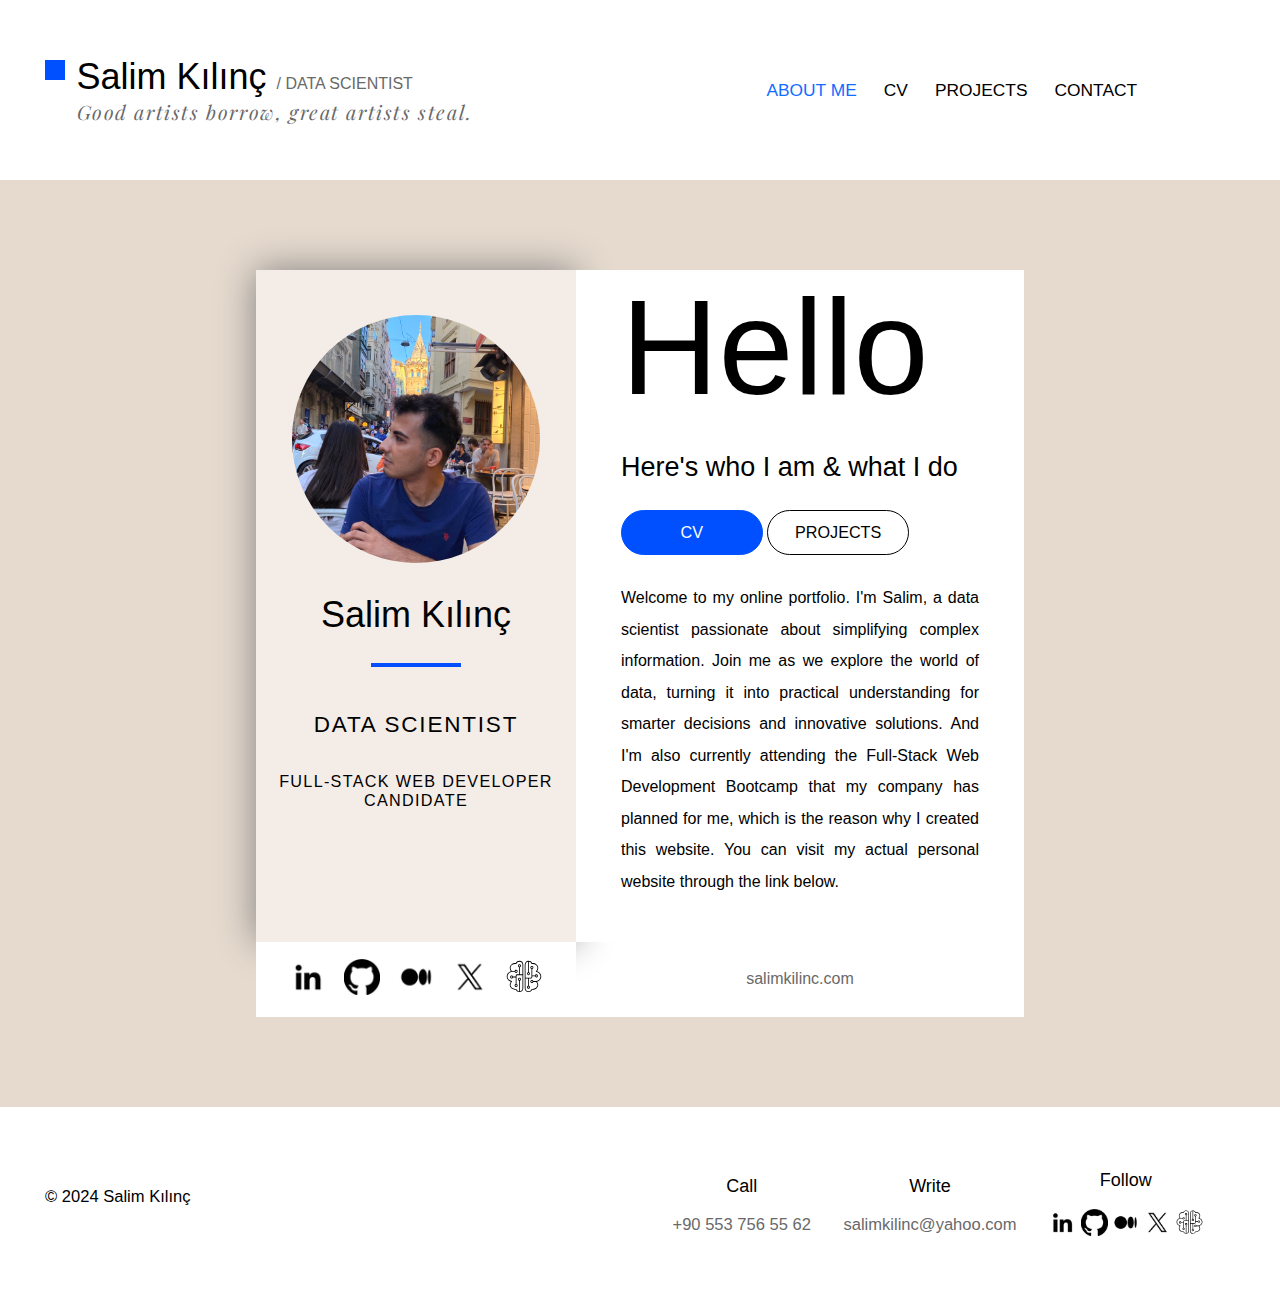
<file: index.html>
<!DOCTYPE html>
<html lang="en">
<head>
    <meta charset="UTF-8">
    <meta name="viewport" content="width=device-width, initial-scale=1.0">
    <title>Document</title>
    <link rel="stylesheet" href="./style.css">
    <link href="https://fonts.cdnfonts.com/css/avenir-lt-pro" rel="stylesheet">
    <link href="https://db.onlinewebfonts.com/c/028b4cfdfab5d1049178e9b1eb42f49e?family=Poppins+SemiBold" rel="stylesheet">
    <link rel="preconnect" href="https://fonts.googleapis.com">
    <link rel="preconnect" href="https://fonts.gstatic.com" crossorigin>
    <link href="https://fonts.googleapis.com/css2?family=Playfair+Display:ital,wght@0,400..900;1,400..900&display=swap" rel="stylesheet">
    <style>
        main {
            padding: 10vh;
            padding-left: 20vw;
            padding-right: 20vw;
            display: grid;
        }

        .outer-box{
            background-color: white;
            display: grid;
            grid-template-rows: 9fr 1fr;
            grid-template-columns: 1fr 1.4fr;
        }

        .inner-box-left {
            background-color: #f4ece6;
            display: flex;
            flex-flow: column wrap;
            align-items: center;
            box-shadow: 0 0 36px 0px grey;
        }

        .inner-box-left > * {
            margin: 0;
        }

        .inner-box-right {
            background-color: white;
            padding-left: 5vh;
            padding-right: 5vh;
            padding-bottom: 5vh;
            display: flex;
            flex-flow: column wrap;
            gap: 3vh;
        }

        .inner-box-right > * {
            margin: 0;
        }

        .inner-box-bottom {
            background-color: white;
            display: flex;
            justify-content: center;
            align-items: center;
            gap: 2vh;
        }

        .inner-box-bottom .follow-icon {
            height: 4vh;
        }

        .inner-box-bottom .follow-icon:hover {
            height: 4.5vh;
        }

        .inner-box-bottom-right {
            display: flex;
            justify-content: center;
            align-items: center;
        }

        @media (max-width:800px) {
            main {
                padding: 0;
            }

            .outer-box {
                grid-template-columns: 1fr;
                grid-template-rows: auto auto auto auto;
            }

            .inner-box-right {
                align-items: center;
            }

            .inner-box-bottom {
                display: none;
            }

            .inner-box-bottom-right {
                margin-bottom: 3vh;
            }
        }
    </style>
</head>
<body>
    <header>
        <div class="header-container">
            <div class="header-item" id="h-first">
                <div class="blue-box"></div>
            </div>
            <div class="header-item" id="h-second">
                <a class="external-link" href="https://www.salimkilinc.com" target="_blank"><p><span class="name">Salim Kılınç </span>/ DATA SCIENTIST</p></a>
            </div>
            <div class="header-item" id="h-third">
                <p>Good artists borrow, great artists steal.</p>
            </div>
            <div class="header-item" id="h-fourth">
                <div class="menu">
                    <a id="current-page" href="./index.html">ABOUT ME</a>
                    <a href="./public/cv.html">CV</a>
                    <a href="./public/projects.html">PROJECTS</a>
                    <a href="./public/contact.html">CONTACT</a>
                </div>
            </div>
        </div>
    </header>
    <main>
        <div class="outer-box">
            <div class="inner-box-left">
                <a href="https://www.salimkilinc.com" target="_blank"><img style="height: 27.55vh; border-radius: 50%; margin-top: 5vh;" id="profile-pic" src="./assets/images/salim.jpeg" alt="A photo of Salim Kılınç in İstanbul" /></a>
                <p class="name" style="margin-top: 3vh;">Salim Kılınç</p>
                <div class="blue-box" style="height: 0.4vh; width: 10vh; margin-top: 3vh;"></div>
                <p style="font-size: 2.5vh; letter-spacing: 0.08em; margin-top: 5vh;">DATA SCIENTIST</p><br />
                <div style="text-align: center;"><p style="font-size: 1.8vh; letter-spacing: 0.08em; ">FULL-STACK WEB DEVELOPER CANDIDATE</p></div>
            </div>
            <div class="inner-box-right">
                <p style="font-family: 'Poppins SemiBold', sans-serif; font-size: 15vh;">Hello</p>
                <p style="font-size: 3vh; font-weight: bolder;">Here's who I am & what I do</p>
                <div class="button-div">
                    <a href="./public/cv.html"><button class="blue-button">CV</button></a>
                    <a href="./public/projects.html"><button class="white-button">PROJECTS</button></a>
                </div>
                <p style="text-align: justify; line-height: 3.5vh;">Welcome to my online portfolio. I'm Salim, a data scientist passionate about simplifying complex information.
                    Join me as we explore the world of data, turning it into practical understanding for smarter decisions and innovative solutions.
                    And I'm also currently attending the Full-Stack Web Development Bootcamp that my company has planned for me, which is the reason why I created this website.
                    You can visit my actual personal website through the link below. 
                </p>
            </div>
            <div class="inner-box-bottom">
                <a class="external-link" href="https://www.linkedin.com/in/salimkilinc/" target="_blank"><img class="follow-icon" src="./assets/icons/linkedin-icon.png" alt="LinkedIn Icon"></a>
                <a class="external-link" href="https://github.com/salimkilinc" target="_blank"><img class="follow-icon" src="./assets/icons/github-icon.png" alt="GitHub Icon"></a>
                <a class="external-link" href="https://medium.com/@salimkilinc" target="_blank"><img class="follow-icon" src="./assets/icons/medium-icon-png.webp" alt="Medium Icon"></a>
                <a class="external-link" href="https://twitter.com/salimkilinc" target="_blank"><img class="follow-icon" src="./assets/icons/x-icon.png" alt="X Icon"></a>
                <a class="external-link" href="https://www.salimkilinc.com" target="_blank"><img class="follow-icon" src="./assets/icons/salimkilinc-icon.svg" alt="salimkilinc.com Icon"></a>
            </div>
            <div class="inner-box-bottom-right">
                <a class="external-link" href="https://www.salimkilinc.com" target="_blank">salimkilinc.com</a>
            </div>
        </div>
    </main>
    <footer>
        <div class="footer-container">
            <div class="footer-item" id="f-first">
                <p class="copyright">© 2024 Salim Kılınç</p>
            </div>
            <div class="footer-item" id="f-second">
                <div class="call-div">
                    <p class="cwf">Call</p>
                    <a class="external-link" href="tel:+90-553-7565562">+90 553 756 55 62</a>
                </div>
                <div class="write-div">
                    <p class="cwf">Write</p>
                    <a class="external-link" href="mailto:salimkilinc@yahoo.com">salimkilinc@yahoo.com</a>
                </div>
                <div class="follow-div">
                    <p class="cwf">Follow</p>
                    <a class="external-link" href="https://www.linkedin.com/in/salimkilinc/" target="_blank"><img class="follow-icon" src="./assets/icons/linkedin-icon.png" alt="LinkedIn Icon"></a>
                    <a class="external-link" href="https://github.com/salimkilinc" target="_blank"><img class="follow-icon" src="./assets/icons/github-icon.png" alt="GitHub Icon"></a>
                    <a class="external-link" href="https://medium.com/@salimkilinc" target="_blank"><img class="follow-icon" src="./assets/icons/medium-icon-png.webp" alt="Medium Icon"></a>
                    <a class="external-link" href="https://twitter.com/salimkilinc" target="_blank"><img class="follow-icon" src="./assets/icons/x-icon.png" alt="X Icon"></a>
                    <a class="external-link" href="https://www.salimkilinc.com" target="_blank"><img class="follow-icon" src="./assets/icons/salimkilinc-icon.svg" alt="salimkilinc.com Icon"></a>
                </div>
            </div>
        </div>
    </footer>
</body>
</html>
</file>
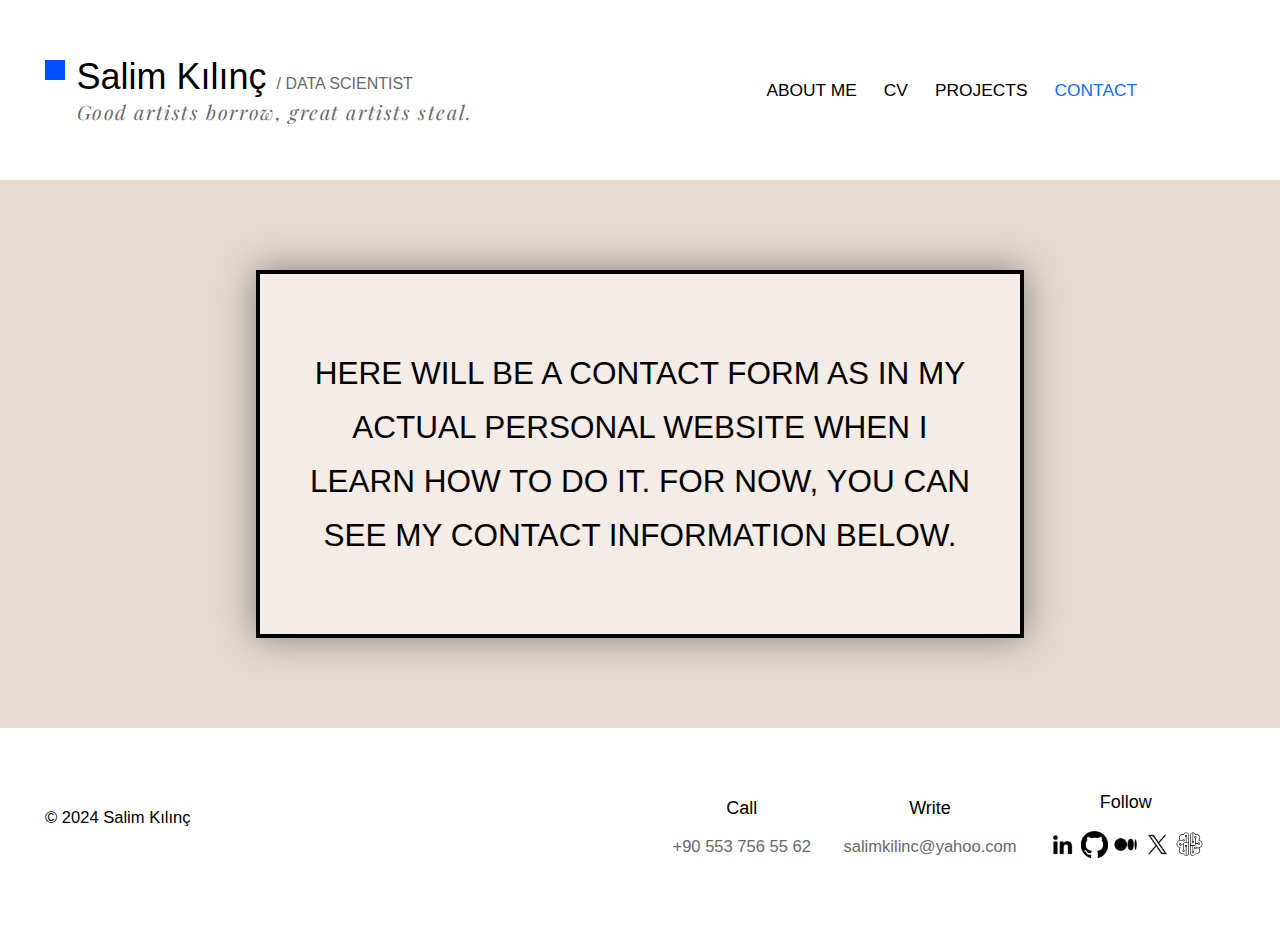
<file: public/contact.html>
<!DOCTYPE html>
<html lang="en">
<head>
    <meta charset="UTF-8">
    <meta name="viewport" content="width=device-width, initial-scale=1.0">
    <title>Document</title>
    <link rel="stylesheet" href="../style.css">
    <link href="https://fonts.cdnfonts.com/css/avenir-lt-pro" rel="stylesheet">
    <link href="https://db.onlinewebfonts.com/c/028b4cfdfab5d1049178e9b1eb42f49e?family=Poppins+SemiBold" rel="stylesheet">
    <link rel="preconnect" href="https://fonts.googleapis.com">
    <link rel="preconnect" href="https://fonts.gstatic.com" crossorigin>
    <link href="https://fonts.googleapis.com/css2?family=Playfair+Display:ital,wght@0,400..900;1,400..900&display=swap" rel="stylesheet">
    <style>
        main {
            padding: 10vh;
            padding-left: 20vw;
            padding-right: 20vw;
            display: grid;
        }

        .outer-box{
            background-color: #f4ece6;
            padding-left: 5vh;
            padding-right: 5vh;
            height: 40vh;
            text-align: center;
            font-size: 3.5vh;
            line-height: 6vh;
            display: flex;
            align-items: center;
            box-shadow: 0 0 36px 0px grey;
            border: 0.5vh black solid;
        }

        @media (max-width:800px) {
            main {
                padding-left: 5vh;
                padding-right: 5vh;
            }

            .outer-box {
                height: fit-content;
                font-size: 3vh;
                padding-left: 1vh;
                padding-right: 1vh;
            }
        }
    </style>
</head>
<body>
    <header>
        <div class="header-container">
            <div class="header-item" id="h-first">
                <div class="blue-box"></div>
            </div>
            <div class="header-item" id="h-second">
                <a class="external-link" href="https://www.salimkilinc.com" target="_blank"><p><span class="name">Salim Kılınç </span>/ DATA SCIENTIST</p></a>
            </div>
            <div class="header-item" id="h-third">
                <p>Good artists borrow, great artists steal.</p>
            </div>
            <div class="header-item" id="h-fourth">
                <div class="menu">
                    <a href="../index.html">ABOUT ME</a>
                    <a href="./cv.html">CV</a>
                    <a href="./projects.html">PROJECTS</a>
                    <a id="current-page" href="./contact.html">CONTACT</a>
                </div>
            </div>
        </div>
    </header>
    <main>
        <div class="outer-box">
            <p>HERE WILL BE A CONTACT FORM AS IN MY ACTUAL PERSONAL WEBSITE WHEN I LEARN HOW TO DO IT. FOR NOW, YOU CAN SEE MY CONTACT INFORMATION BELOW.</p>
        </div>
    </main>
    <footer>
        <div class="footer-container">
            <div class="footer-item" id="f-first">
                <p class="copyright">© 2024 Salim Kılınç</p>
            </div>
            <div class="footer-item" id="f-second">
                <div class="call-div">
                    <p class="cwf">Call</p>
                    <a class="external-link" href="tel:+90-553-7565562">+90 553 756 55 62</a>
                </div>
                <div class="write-div">
                    <p class="cwf">Write</p>
                    <a class="external-link" href="mailto:salimkilinc@yahoo.com">salimkilinc@yahoo.com</a>
                </div>
                <div class="follow-div">
                    <p class="cwf">Follow</p>
                    <a class="external-link" href="https://www.linkedin.com/in/salimkilinc/" target="_blank"><img class="follow-icon" src="../assets/icons/linkedin-icon.png" alt="LinkedIn Icon"></a>
                    <a class="external-link" href="https://github.com/salimkilinc" target="_blank"><img class="follow-icon" src="../assets/icons/github-icon.png" alt="GitHub Icon"></a>
                    <a class="external-link" href="https://medium.com/@salimkilinc" target="_blank"><img class="follow-icon" src="../assets/icons/medium-icon-png.webp" alt="Medium Icon"></a>
                    <a class="external-link" href="https://twitter.com/salimkilinc" target="_blank"><img class="follow-icon" src="../assets/icons/x-icon.png" alt="X Icon"></a>
                    <a class="external-link" href="https://www.salimkilinc.com" target="_blank"><img class="follow-icon" src="../assets/icons/salimkilinc-icon.svg" alt="salimkilinc.com Icon"></a>
                </div>
            </div>
        </div>
    </footer>
</body>
</html>
</file>
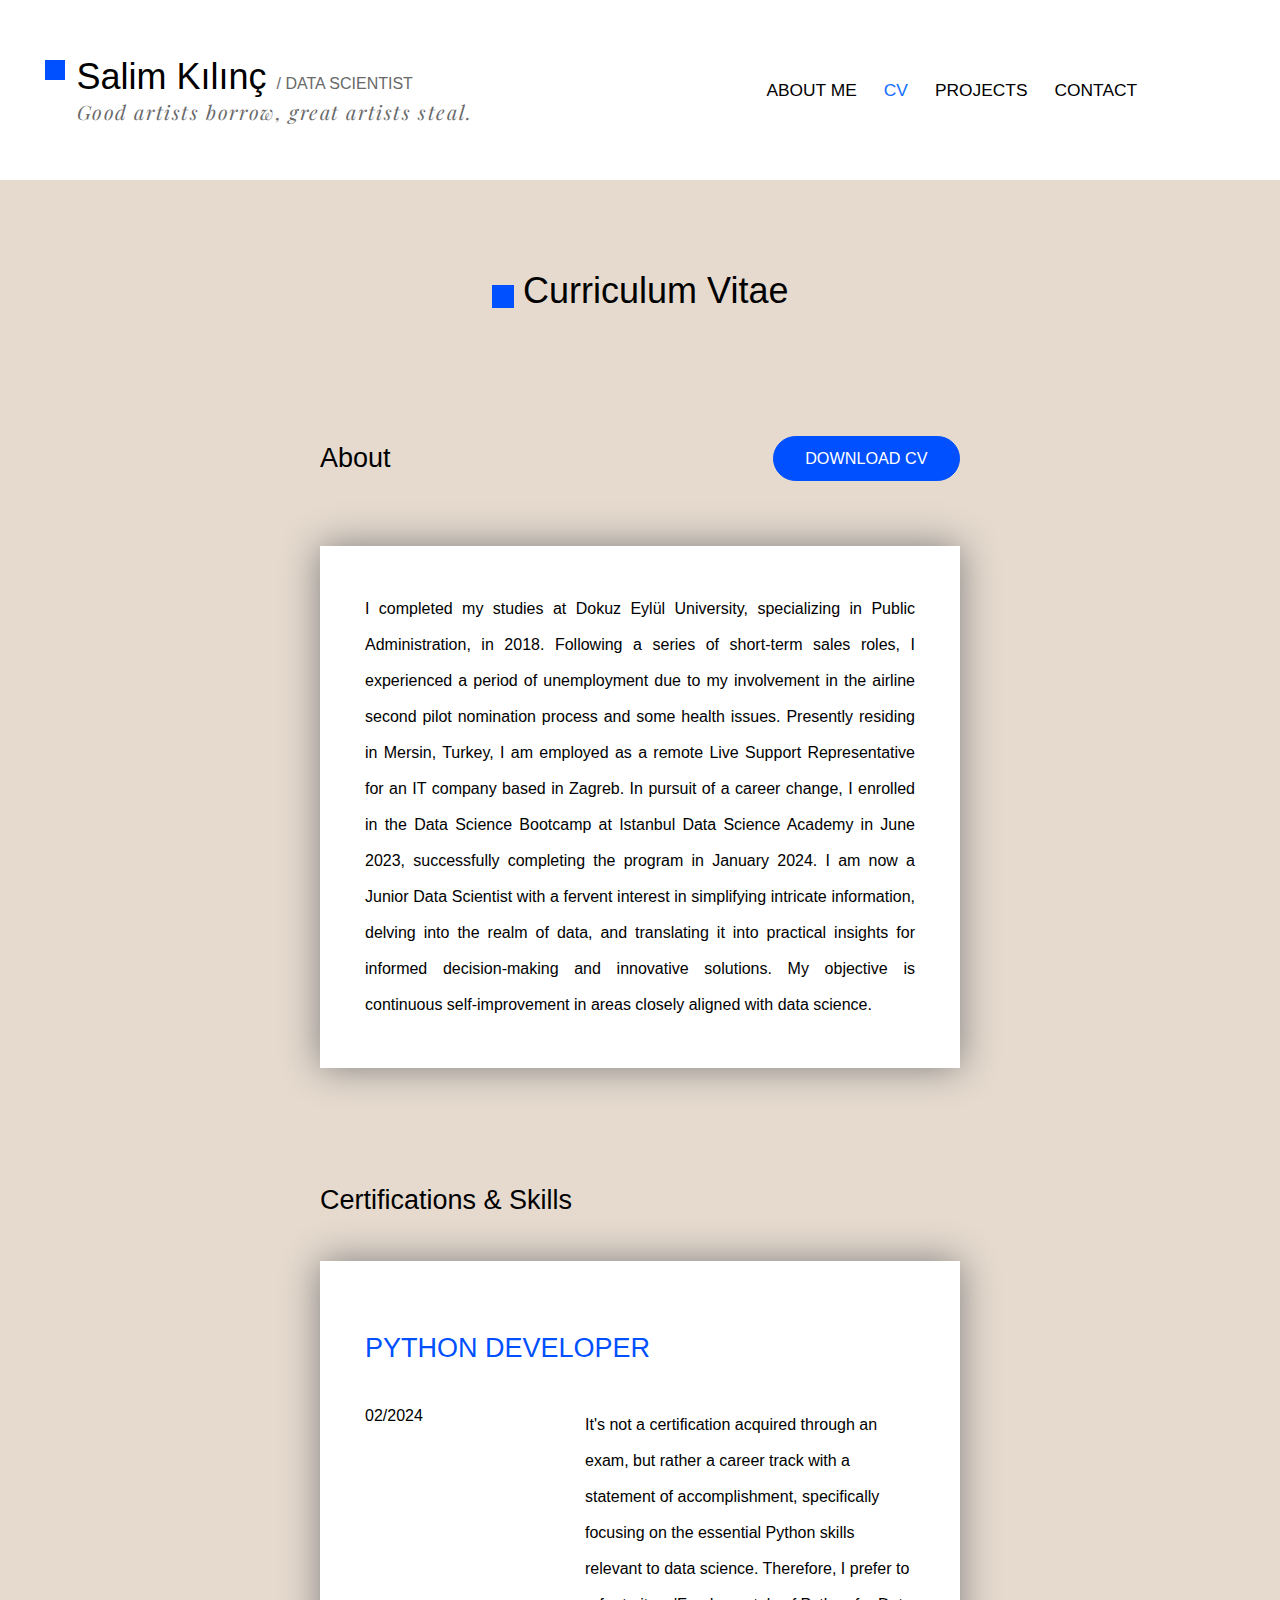
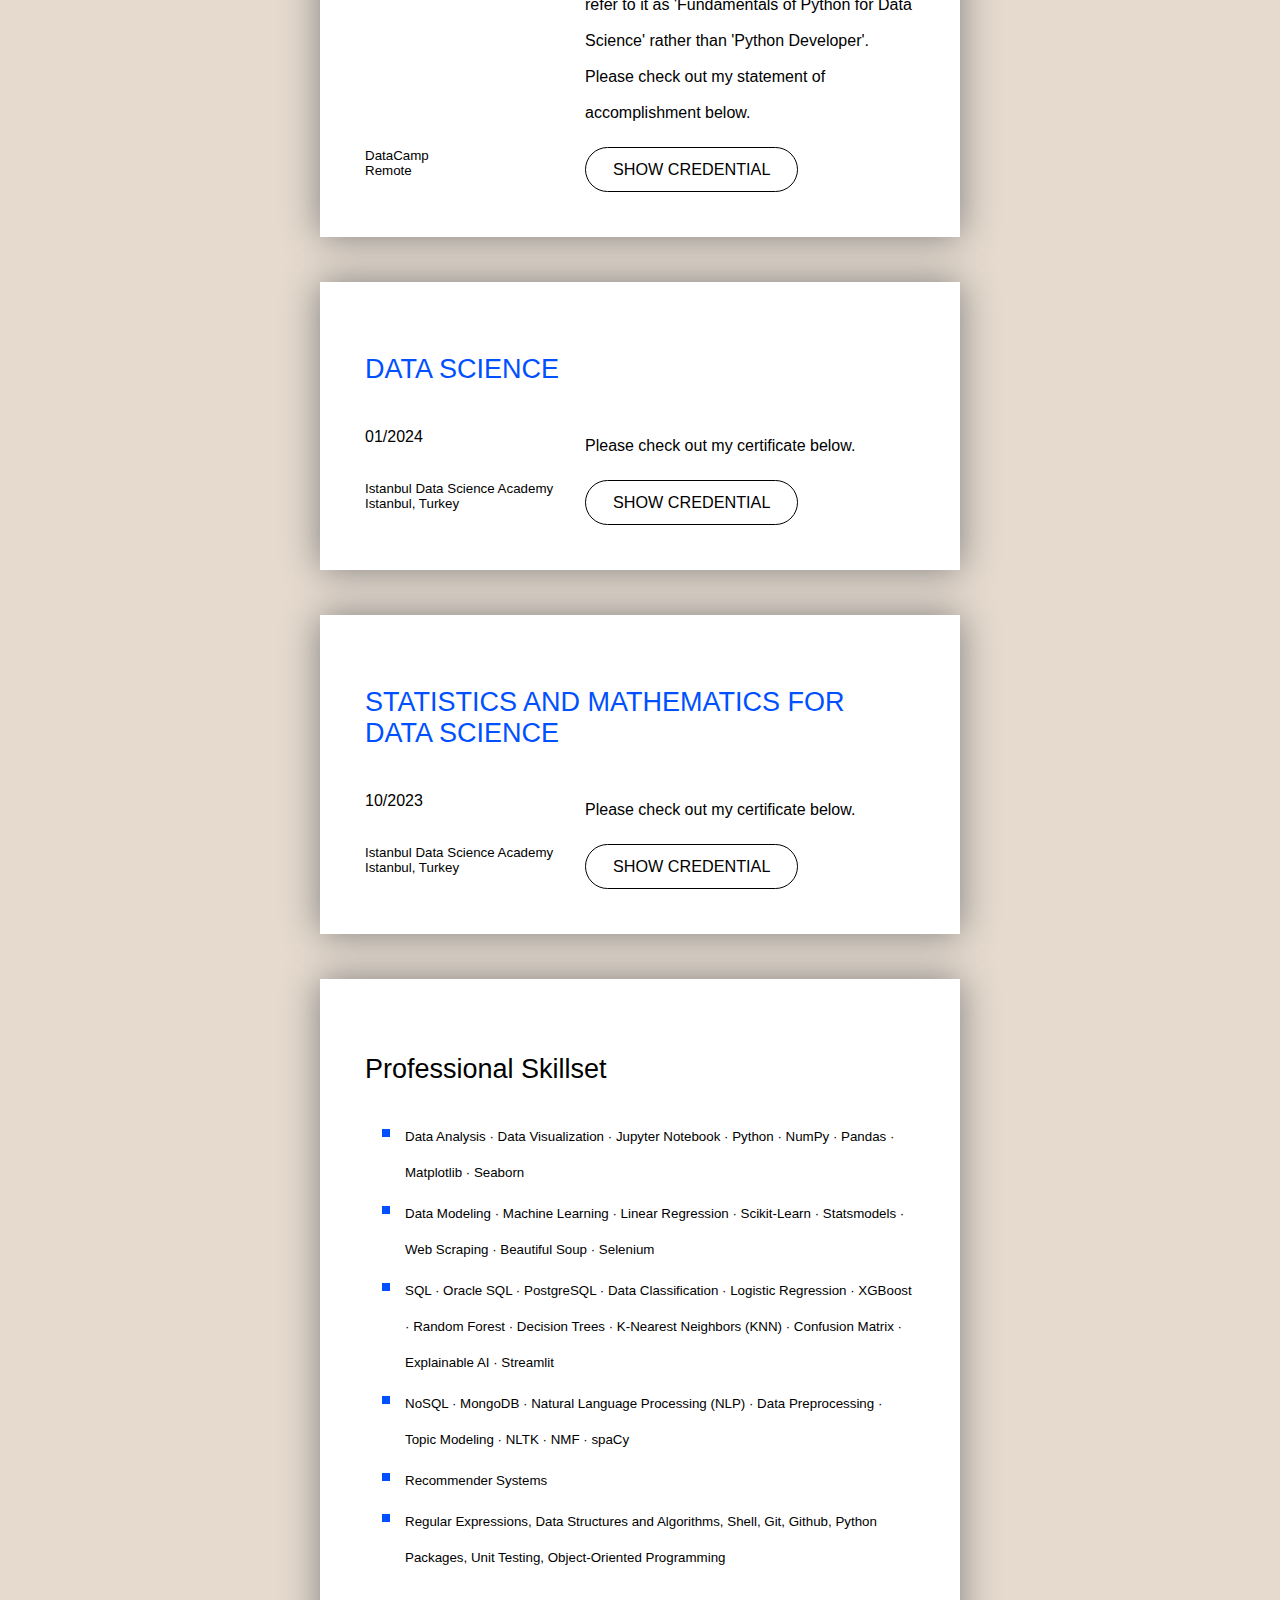
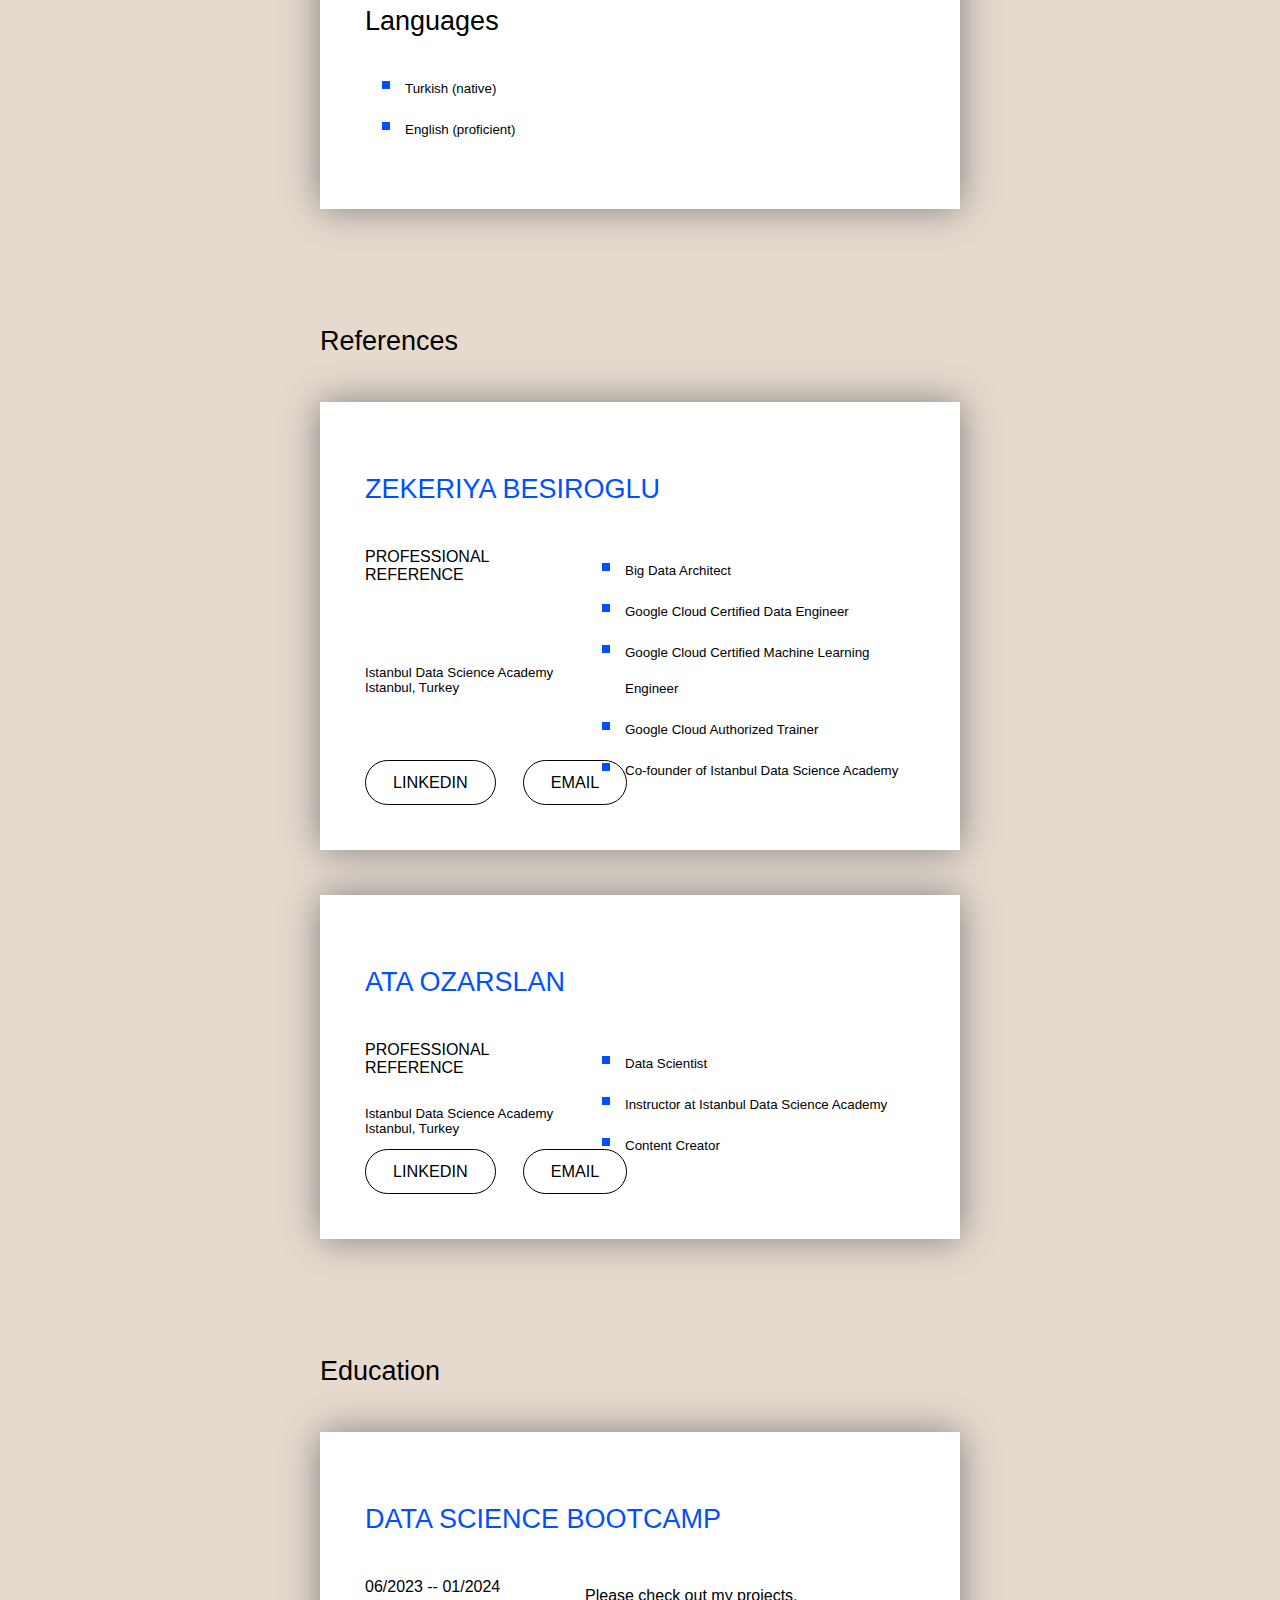
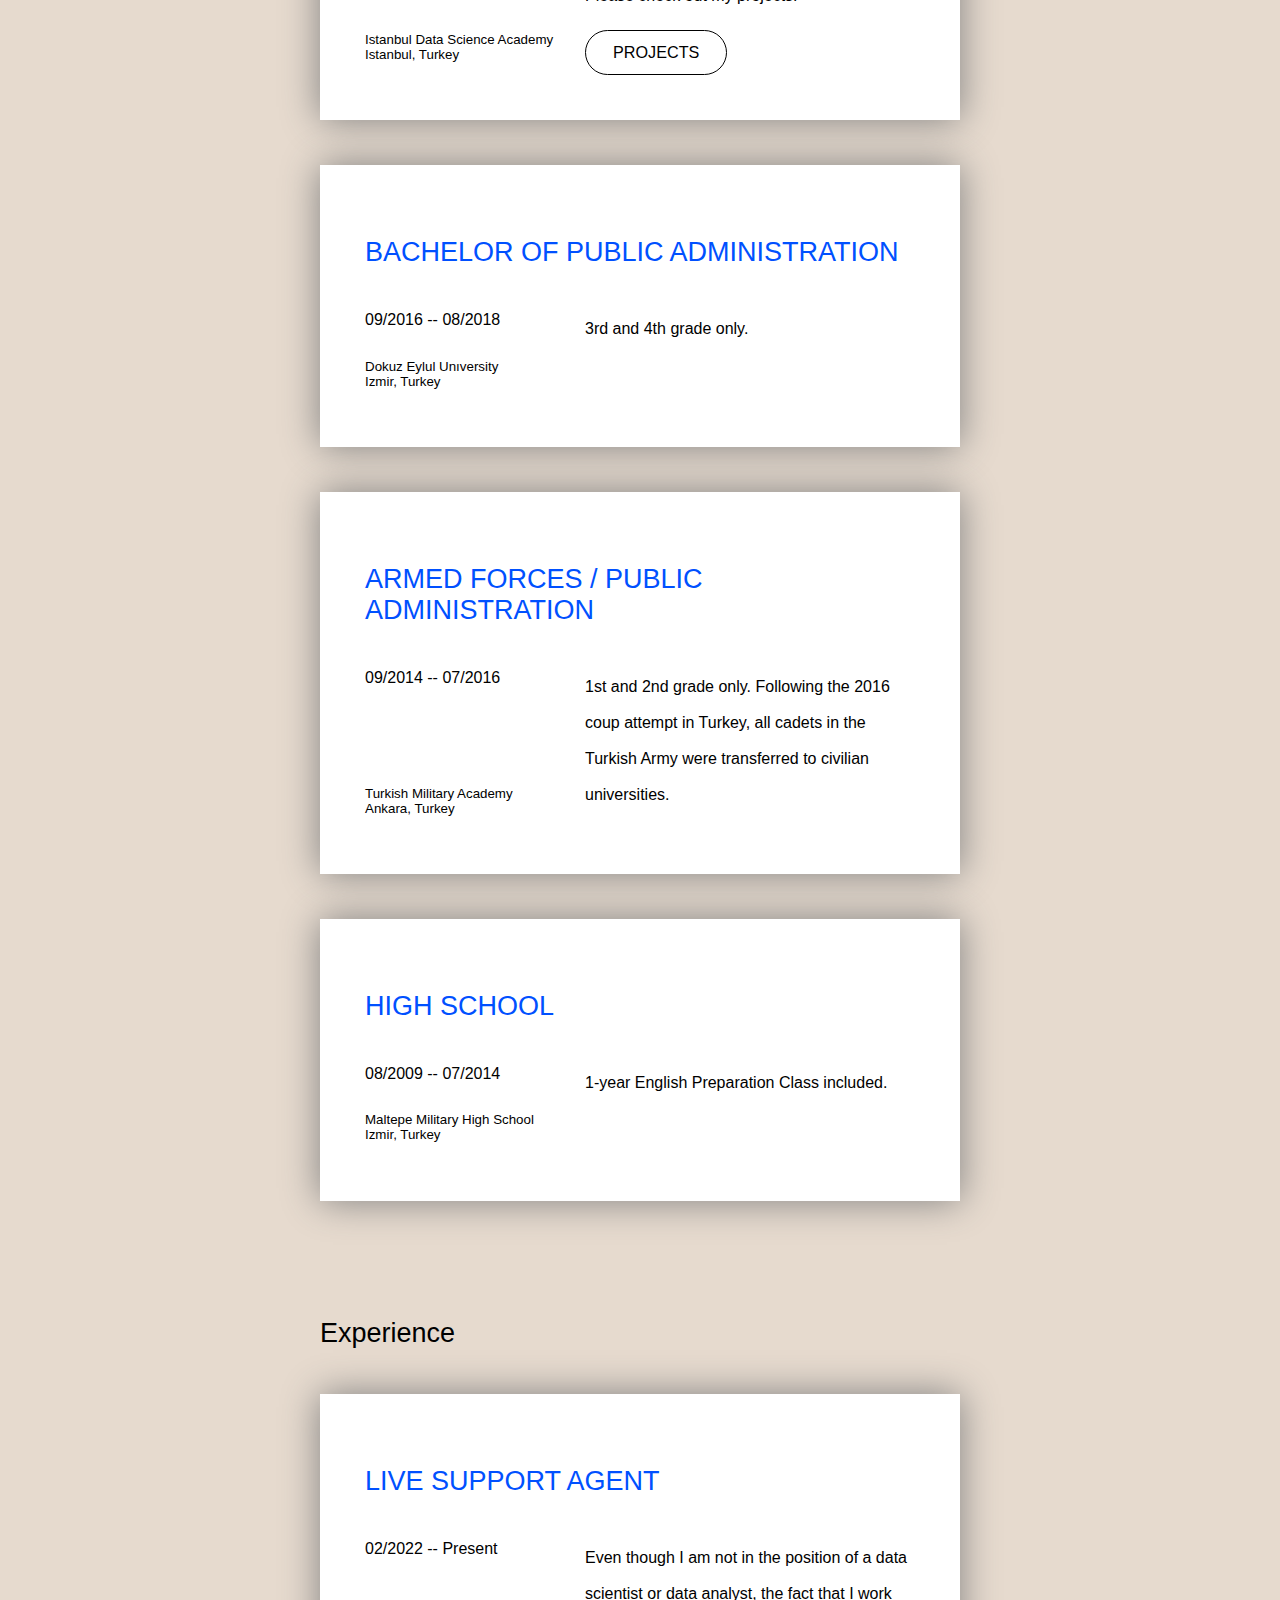
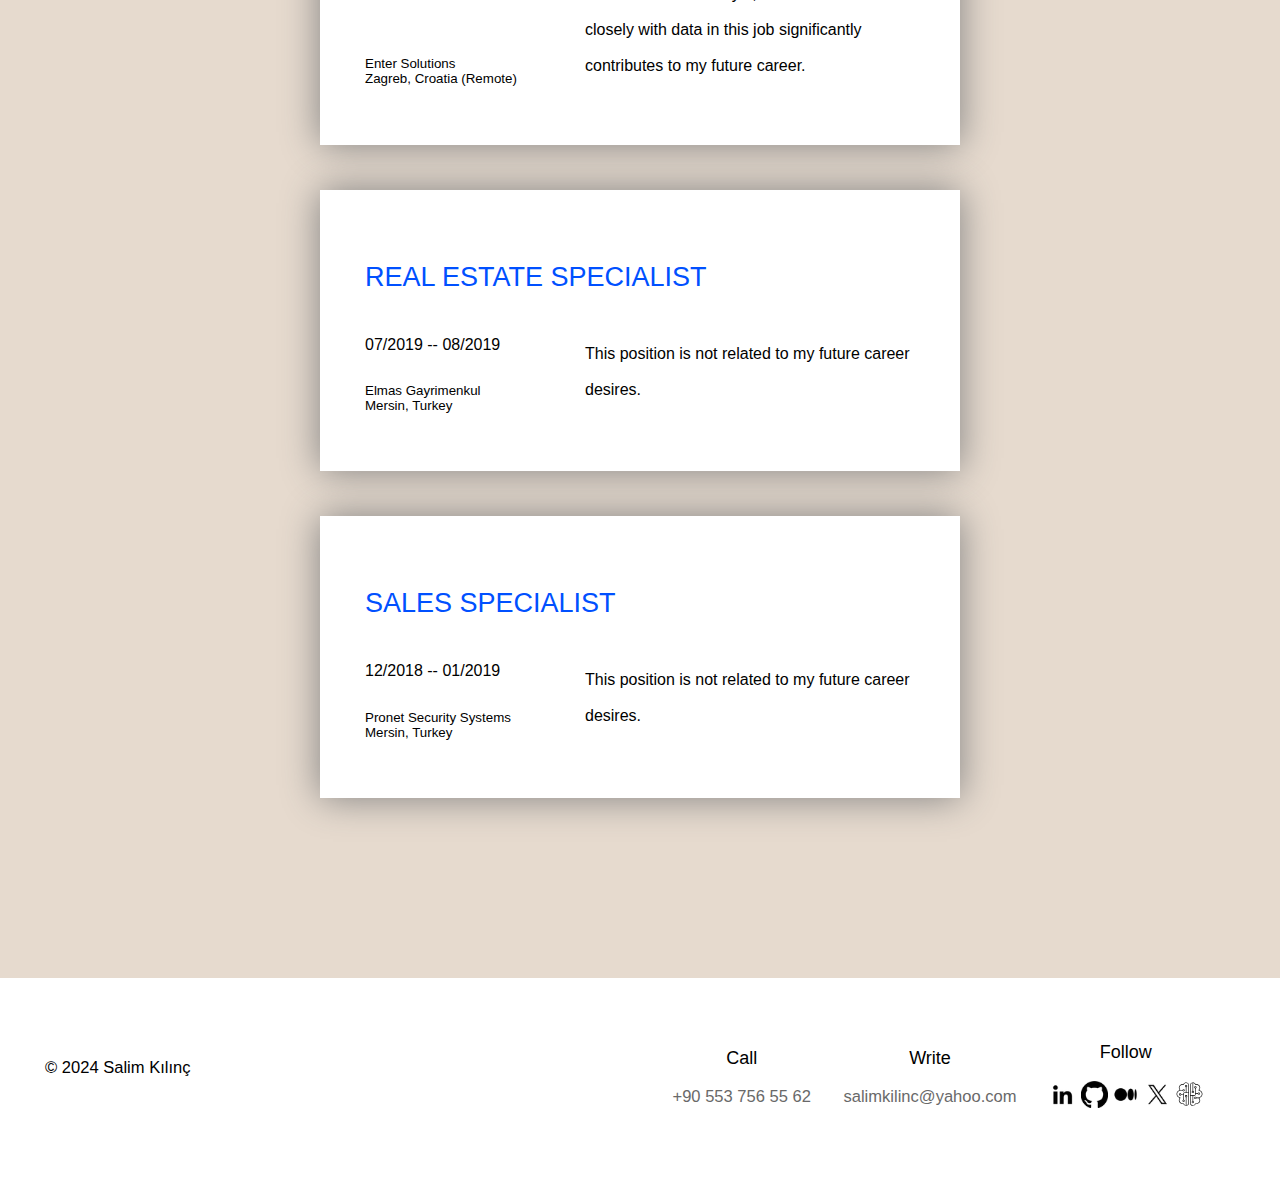
<file: public/cv.html>
<!DOCTYPE html>
<html lang="en">
<head>
    <meta charset="UTF-8">
    <meta name="viewport" content="width=device-width, initial-scale=1.0">
    <title>Document</title>
    <link rel="stylesheet" href="../style.css">
    <link href="https://fonts.cdnfonts.com/css/avenir-lt-pro" rel="stylesheet">
    <link href="https://db.onlinewebfonts.com/c/028b4cfdfab5d1049178e9b1eb42f49e?family=Poppins+SemiBold" rel="stylesheet">
    <link rel="preconnect" href="https://fonts.googleapis.com">
    <link rel="preconnect" href="https://fonts.gstatic.com" crossorigin>
    <link href="https://fonts.googleapis.com/css2?family=Playfair+Display:ital,wght@0,400..900;1,400..900&display=swap" rel="stylesheet">
    <style>
        main {
            padding: 10vh;
            padding-left: 25vw;
            padding-right: 25vw;
            display: grid;
        }

        .heading-intro {
            display: flex;
            flex-direction: column;
            align-items: center;
            text-align: center;
        }
        
        .heading {
            display: flex;
        }

        .heading > p {
            margin: 0;
            font-family: "Poppins SemiBold", sans-serif;
            font-size: 4vh;
        }

        .about {
            margin-top: 10vh;
            margin-bottom: 5vh;
        }

        .sub-heading > p {
            font-family: "Poppins SemiBold", sans-serif;
            font-size: 3vh;
        }

        .download-cv {
            display: flex;
            align-items: center;
            justify-content: space-between;
        }

        .blue-button {
            padding-left: 3.5vh;
            padding-right: 3.5vh;
        }

        .about-box {
            background-color: white;
            text-align: justify;
            line-height: 4vh;
            padding: 5vh;
            margin-top: 5vh;
            margin-bottom: 5vh;
            box-shadow: 0 0 36px 0px grey;
        }

        .about-box > p {
            margin: 0;
        }

        .outer-box {
            background-color: white;
            padding: 5vh;
            margin-top: 5vh;
            margin-bottom: 5vh;
            box-shadow: 0 0 36px 0px grey;
            display: grid;
            grid-template-rows: auto auto;
            grid-template-columns: 40% 60%;
        }

        .inner-box-top {
            grid-column: span 2;
            color: #0050ff;
            font-family: "Poppins SemiBold", sans-serif;
            font-size: 3vh;
        }

        .inner-box-left {
            display: flex;
            flex-direction: column;
            justify-content: space-between;
        }

        .inner-box-right {
            display: flex;
            flex-direction: column;
            line-height: 4vh;
        }

        .skills-certifications {
            margin-bottom: 5vh;
        }

        .skill-box {
            background-color: white;
            line-height: 4vh;
            padding: 5vh;
            margin-top: 5vh;
            margin-bottom: 5vh;
            box-shadow: 0 0 36px 0px grey;
        }

        li {
            list-style-type: square;
            font-size: smaller;
        }

        li::marker {
            color: #0050ff;
            font-size: 3vh;
        }

        .references {
            margin-bottom: 5vh;
        }

        .ref-contact {
            display: flex;
            gap: 3vh;
        }

        .education {
            margin-bottom: 5vh;
        }

        .experience {
            margin-bottom: 5vh;
        }

        @media (max-width:800px) {
            main {
                padding-left: 5vw;
                padding-right: 5vw;
            }

            .about, .skills-certifications, .references, .education, .experience {
                margin-top: 2.5vh;
                margin-bottom: 0;
            }

            .about-box {
                line-height: 2.5vh;
                padding: 5vw;
                margin-top: 2.5vh;
                margin-bottom: 2.5vh;
                text-align: center;
            }

            .outer-box {
                padding: 5vw;
                margin-top: 5vw;
                margin-bottom: 5vw;
                display: flex;
                flex-direction: column;
                text-align: center;
            }

            .inner-box-top > p {
                margin: 0;
                font-size: 2vh;
            }

            .inner-box-left {
                display: flex;
                flex-direction: row;
                justify-content: center;
                gap: 10vw;
            }

            .inner-box-right {
                line-height: 2.5vh;
            }

            .reference-item.inner-box-left {
                flex-direction: column;
                gap: 0;
            }

            .ref-contact {
                display: flex;
                justify-content: center;
                
            }

            li {
                text-align: left;
            }

            .skill-box {
                line-height: 2.5vh;
                padding: 5vw;
                margin-top: 5vw;
                margin-bottom: 5vw;
            }
        }
    </style>
</head>
<body>
    <header>
        <div class="header-container">
            <div class="header-item" id="h-first">
                <div class="blue-box"></div>
            </div>
            <div class="header-item" id="h-second">
                <a class="external-link" href="https://www.salimkilinc.com" target="_blank"><p><span class="name">Salim Kılınç </span>/ DATA SCIENTIST</p></a>
            </div>
            <div class="header-item" id="h-third">
                <p>Good artists borrow, great artists steal.</p>
            </div>
            <div class="header-item" id="h-fourth">
                <div class="menu">
                    <a href="../index.html">ABOUT ME</a>
                    <a id="current-page" href="./cv.html">CV</a>
                    <a href="./projects.html">PROJECTS</a>
                    <a href="./contact.html">CONTACT</a>
                </div>
            </div>
        </div>
    </header>
    <main>
        <section class="heading-intro">
            <div class="heading">
                <div class="blue-box-large"></div>
                <p>Curriculum Vitae</p>
            </div>
        </section>
        <section class="about">
            <div class="sub-heading download-cv">
                <p>About</p>
                <a href="../assets/documents/Salim Kilinc-CV.docx"><button class="blue-button">DOWNLOAD CV</button></a>
            </div>
            <div class="about-box">
                <p>
                    I completed my studies at Dokuz Eylül University, specializing in Public Administration, in 2018. 
                    Following a series of short-term sales roles, I experienced a period of unemployment due to my involvement in the airline second pilot nomination process and some health issues. 
                    Presently residing in Mersin, Turkey, I am employed as a remote Live Support Representative for an IT company based in Zagreb. In pursuit of a career change, 
                    I enrolled in the Data Science Bootcamp at Istanbul Data Science Academy in June 2023, successfully completing the program in January 2024. 
                    I am now a Junior Data Scientist with a fervent interest in simplifying intricate information, delving into the realm of data, and translating it into practical insights for informed decision-making and innovative solutions. 
                    My objective is continuous self-improvement in areas closely aligned with data science.
                </p>
            </div>
        </section>
        <section class="skills-certifications">
            <div class="sub-heading">
                <p>Certifications & Skills</p>
            </div>
            <div class="outer-box certificate-box">
                <div class="certificate-item inner-box-top">
                    <p>PYTHON DEVELOPER</p>
                </div>
                <div class="certificate-item inner-box-left">
                    <p>02/2024</p>
                    <p style="font-size: smaller;">DataCamp<br />Remote</p>
                </div>
                <div class="certificate-item inner-box-right">
                    <p>It's not a certification acquired through an exam, but rather a career track with a statement of accomplishment, specifically focusing on the essential Python skills relevant to data science. 
                        Therefore, I prefer to refer to it as 'Fundamentals of Python for Data Science' rather than 'Python Developer'. Please check out my statement of accomplishment below.
                    </p>
                    <a href="https://www.datacamp.com/statement-of-accomplishment/track/c1534329247239d7edb6a3750232e21760cd5093?raw=1" target="_blank"><button class="white-button">SHOW CREDENTIAL</button></a>
                </div>
            </div>
            <div class="outer-box certificate-box">
                <div class="certificate-item inner-box-top">
                    <p>DATA SCIENCE</p>
                </div>
                <div class="certificate-item inner-box-left">
                    <p>01/2024</p>
                    <p style="font-size: smaller;">Istanbul Data Science Academy<br />Istanbul, Turkey</p>
                </div>
                <div class="certificate-item inner-box-right">
                    <p>Please check out my certificate below.</p>
                    <a href="https://istdatascience.com/certificate/DSMAY23SK001.pdf" target="_blank"><button class="white-button">SHOW CREDENTIAL</button></a>
                </div>
            </div>
            <div class="outer-box certificate-box">
                <div class="certificate-item inner-box-top">
                    <p>STATISTICS AND MATHEMATICS FOR DATA SCIENCE</p>
                </div>
                <div class="certificate-item inner-box-left">
                    <p>10/2023</p>
                    <p style="font-size: smaller;">Istanbul Data Science Academy<br />Istanbul, Turkey</p>
                </div>
                <div class="certificate-item inner-box-right">
                    <p>Please check out my certificate below.</p>
                    <a href="https://istdatascience.com/certificates/3457539762ddc786403e969d7389c310/" target="_blank"><button class="white-button">SHOW CREDENTIAL</button></a>
                </div>
            </div>
            <div class="skill-box">
                <div class="sub-heading">
                    <p>Professional Skillset</p>
                </div>
                <div class="skill-div">
                    <ul>
                        <li>Data Analysis · Data Visualization · Jupyter Notebook · Python · NumPy · Pandas · Matplotlib · Seaborn</li>
                        <li>Data Modeling · Machine Learning · Linear Regression · Scikit-Learn · Statsmodels · Web Scraping · Beautiful Soup · Selenium</li>
                        <li>SQL · Oracle SQL · PostgreSQL · Data Classification · Logistic Regression · XGBoost · Random Forest · Decision Trees · K-Nearest Neighbors (KNN) · Confusion Matrix · Explainable AI · Streamlit</li>
                        <li>NoSQL · MongoDB · Natural Language Processing (NLP) · Data Preprocessing · Topic Modeling · NLTK · NMF · spaCy</li>
                        <li>Recommender Systems</li>
                        <li>Regular Expressions, Data Structures and Algorithms, Shell, Git, Github, Python Packages, Unit Testing, Object-Oriented Programming</li>
                    </ul>
                </div>
                <div class="sub-heading">
                    <p>Languages</p>
                </div>
                <div class="language-div">
                    <ul>
                        <li>Turkish (native)</li>
                        <li>English (proficient)</li>
                    </ul>
                </div>
            </div>
        </section>
        <section class="references">
            <div class="sub-heading">
                <p>References</p>
            </div>
            <div class="outer-box reference-box">
                <div class="reference-item inner-box-top">
                    <p>ZEKERIYA BESIROGLU</p>
                </div>
                <div class="reference-item inner-box-left">
                    <p>PROFESSIONAL REFERENCE</p>
                    <p style="font-size: smaller;">Istanbul Data Science Academy<br />Istanbul, Turkey</p>
                    <div class="ref-contact">
                        <a href="https://www.linkedin.com/in/zekeriyabesiroglu/" target="_blank"><button class="white-button">LINKEDIN</button></a>
                        <a href="mailto:zekeriyabesiroglu@gmail.com"><button class="white-button">EMAIL</button></a>
                    </div>
                </div>
                <div class="reference-item inner-box-right">
                    <ul>
                        <li>Big Data Architect</li>
                        <li>Google Cloud Certified Data Engineer</li>
                        <li>Google Cloud Certified Machine Learning Engineer</li>
                        <li>Google Cloud Authorized Trainer</li>
                        <li>Co-founder of Istanbul Data Science Academy</li>
                    </ul>
                </div>
            </div>
            <div class="outer-box reference-box">
                <div class="reference-item inner-box-top">
                    <p>ATA OZARSLAN</p>
                </div>
                <div class="reference-item inner-box-left">
                    <p>PROFESSIONAL REFERENCE</p>
                    <p style="font-size: smaller;">Istanbul Data Science Academy<br />Istanbul, Turkey</p>
                    <div class="ref-contact">
                        <a href="https://www.linkedin.com/in/ataozarslan/" target="_blank"><button class="white-button">LINKEDIN</button></a>
                        <a href="mailto:ata.ozarslan@istdsa.com"><button class="white-button">EMAIL</button></a>
                    </div>
                </div>
                <div class="reference-item inner-box-right">
                    <ul>
                        <li>Data Scientist</li>
                        <li>Instructor at Istanbul Data Science Academy</li>
                        <li>Content Creator</li>
                    </ul>
                </div>
            </div>
        </section>
        <section class="education">
            <div class="sub-heading">
                <p>Education</p>
            </div>
            <div class="outer-box education-box">
                <div class="education-item inner-box-top">
                    <p>DATA SCIENCE BOOTCAMP</p>
                </div>
                <div class="education-item inner-box-left">
                    <p>06/2023 -- 01/2024</p>
                    <p style="font-size: smaller;">Istanbul Data Science Academy<br />Istanbul, Turkey</p>
                </div>
                <div class="education-item inner-box-right">
                    <p>Please check out my projects.</p>
                    <a href="./projects.html"><button class="white-button">PROJECTS</button></a>
                </div>
            </div>
            <div class="outer-box education-box">
                <div class="education-item inner-box-top">
                    <p>BACHELOR OF PUBLIC ADMINISTRATION</p>
                </div>
                <div class="education-item inner-box-left">
                    <p>09/2016 -- 08/2018</p>
                    <p style="font-size: smaller;">Dokuz Eylul Unıversity<br />Izmir, Turkey</p>
                </div>
                <div class="education-item inner-box-right">
                    <p>3rd and 4th grade only.</p>
                </div>
            </div>
            <div class="outer-box education-box">
                <div class="education-item inner-box-top">
                    <p>ARMED FORCES / PUBLIC ADMINISTRATION</p>
                </div>
                <div class="education-item inner-box-left">
                    <p>09/2014 -- 07/2016</p>
                    <p style="font-size: smaller;">Turkish Military Academy<br />Ankara, Turkey</p>
                </div>
                <div class="education-item inner-box-right">
                    <p>1st and 2nd grade only. Following the 2016 coup attempt in Turkey, all cadets in the Turkish Army were transferred to civilian universities.</p>
                </div>
            </div>
            <div class="outer-box education-box">
                <div class="education-item inner-box-top">
                    <p>HIGH SCHOOL</p>
                </div>
                <div class="education-item inner-box-left">
                    <p>08/2009 -- 07/2014</p>
                    <p style="font-size: smaller;">Maltepe Military High School<br />Izmir, Turkey</p>
                </div>
                <div class="education-item inner-box-right">
                    <p>1-year English Preparation Class included.</p>
                </div>
            </div>
        </section>
        <section class="experience">
            <div class="sub-heading">
                <p>Experience</p>
            </div>
            <div class="outer-box experience-box">
                <div class="experience-item inner-box-top">
                    <p>LIVE SUPPORT AGENT</p>
                </div>
                <div class="experience-item inner-box-left">
                    <p>02/2022 -- Present</p>
                    <p style="font-size: smaller;">Enter Solutions<br />Zagreb, Croatia (Remote)</p>
                </div>
                <div class="experience-item inner-box-right">
                    <p>Even though I am not in the position of a data scientist or data analyst, the fact that I work closely with data in this job significantly contributes to my future career.</p>
                </div>
            </div>
            <div class="outer-box experience-box">
                <div class="experience-item inner-box-top">
                    <p>REAL ESTATE SPECIALIST</p>
                </div>
                <div class="experience-item inner-box-left">
                    <p>07/2019 -- 08/2019</p>
                    <p style="font-size: smaller;">Elmas Gayrimenkul<br />Mersin, Turkey</p>
                </div>
                <div class="experience-item inner-box-right">
                    <p>This position is not related to my future career desires.</p>
                </div>
            </div>
            <div class="outer-box experience-box">
                <div class="experience-item inner-box-top">
                    <p>SALES SPECIALIST</p>
                </div>
                <div class="experience-item inner-box-left">
                    <p>12/2018 -- 01/2019</p>
                    <p style="font-size: smaller;">Pronet Security Systems<br />Mersin, Turkey</p>
                </div>
                <div class="experience-item inner-box-right">
                    <p>This position is not related to my future career desires.</p>
                </div>
            </div>
        </section>
    </main>
    <footer>
        <div class="footer-container">
            <div class="footer-item" id="f-first">
                <p class="copyright">© 2024 Salim Kılınç</p>
            </div>
            <div class="footer-item" id="f-second">
                <div class="call-div">
                    <p class="cwf">Call</p>
                    <a class="external-link" href="tel:+90-553-7565562">+90 553 756 55 62</a>
                </div>
                <div class="write-div">
                    <p class="cwf">Write</p>
                    <a class="external-link" href="mailto:salimkilinc@yahoo.com">salimkilinc@yahoo.com</a>
                </div>
                <div class="follow-div">
                    <p class="cwf">Follow</p>
                    <a class="external-link" href="https://www.linkedin.com/in/salimkilinc/" target="_blank"><img class="follow-icon" src="../assets/icons/linkedin-icon.png" alt="LinkedIn Icon"></a>
                    <a class="external-link" href="https://github.com/salimkilinc" target="_blank"><img class="follow-icon" src="../assets/icons/github-icon.png" alt="GitHub Icon"></a>
                    <a class="external-link" href="https://medium.com/@salimkilinc" target="_blank"><img class="follow-icon" src="../assets/icons/medium-icon-png.webp" alt="Medium Icon"></a>
                    <a class="external-link" href="https://twitter.com/salimkilinc" target="_blank"><img class="follow-icon" src="../assets/icons/x-icon.png" alt="X Icon"></a>
                    <a class="external-link" href="https://www.salimkilinc.com" target="_blank"><img class="follow-icon" src="../assets/icons/salimkilinc-icon.svg" alt="salimkilinc.com Icon"></a>
                </div>
            </div>
        </div>
    </footer>
</body>
</html>
</file>
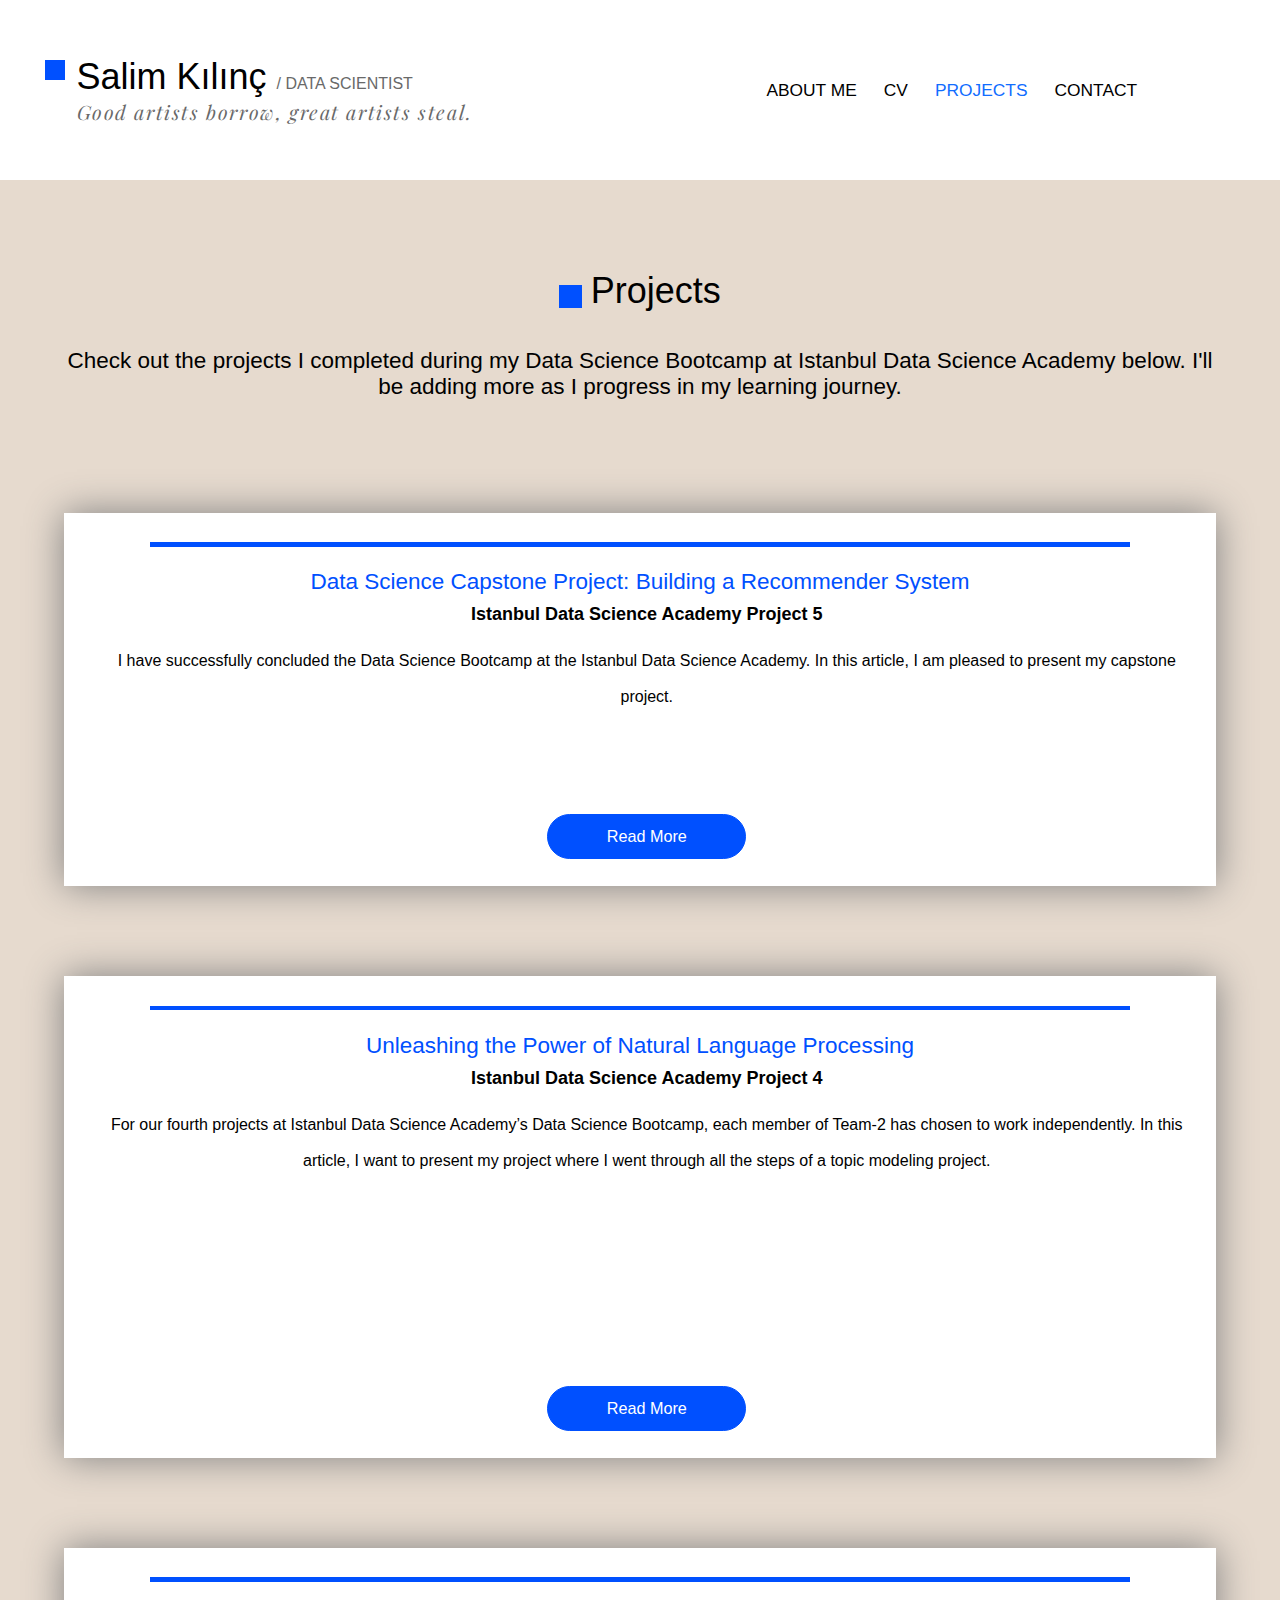
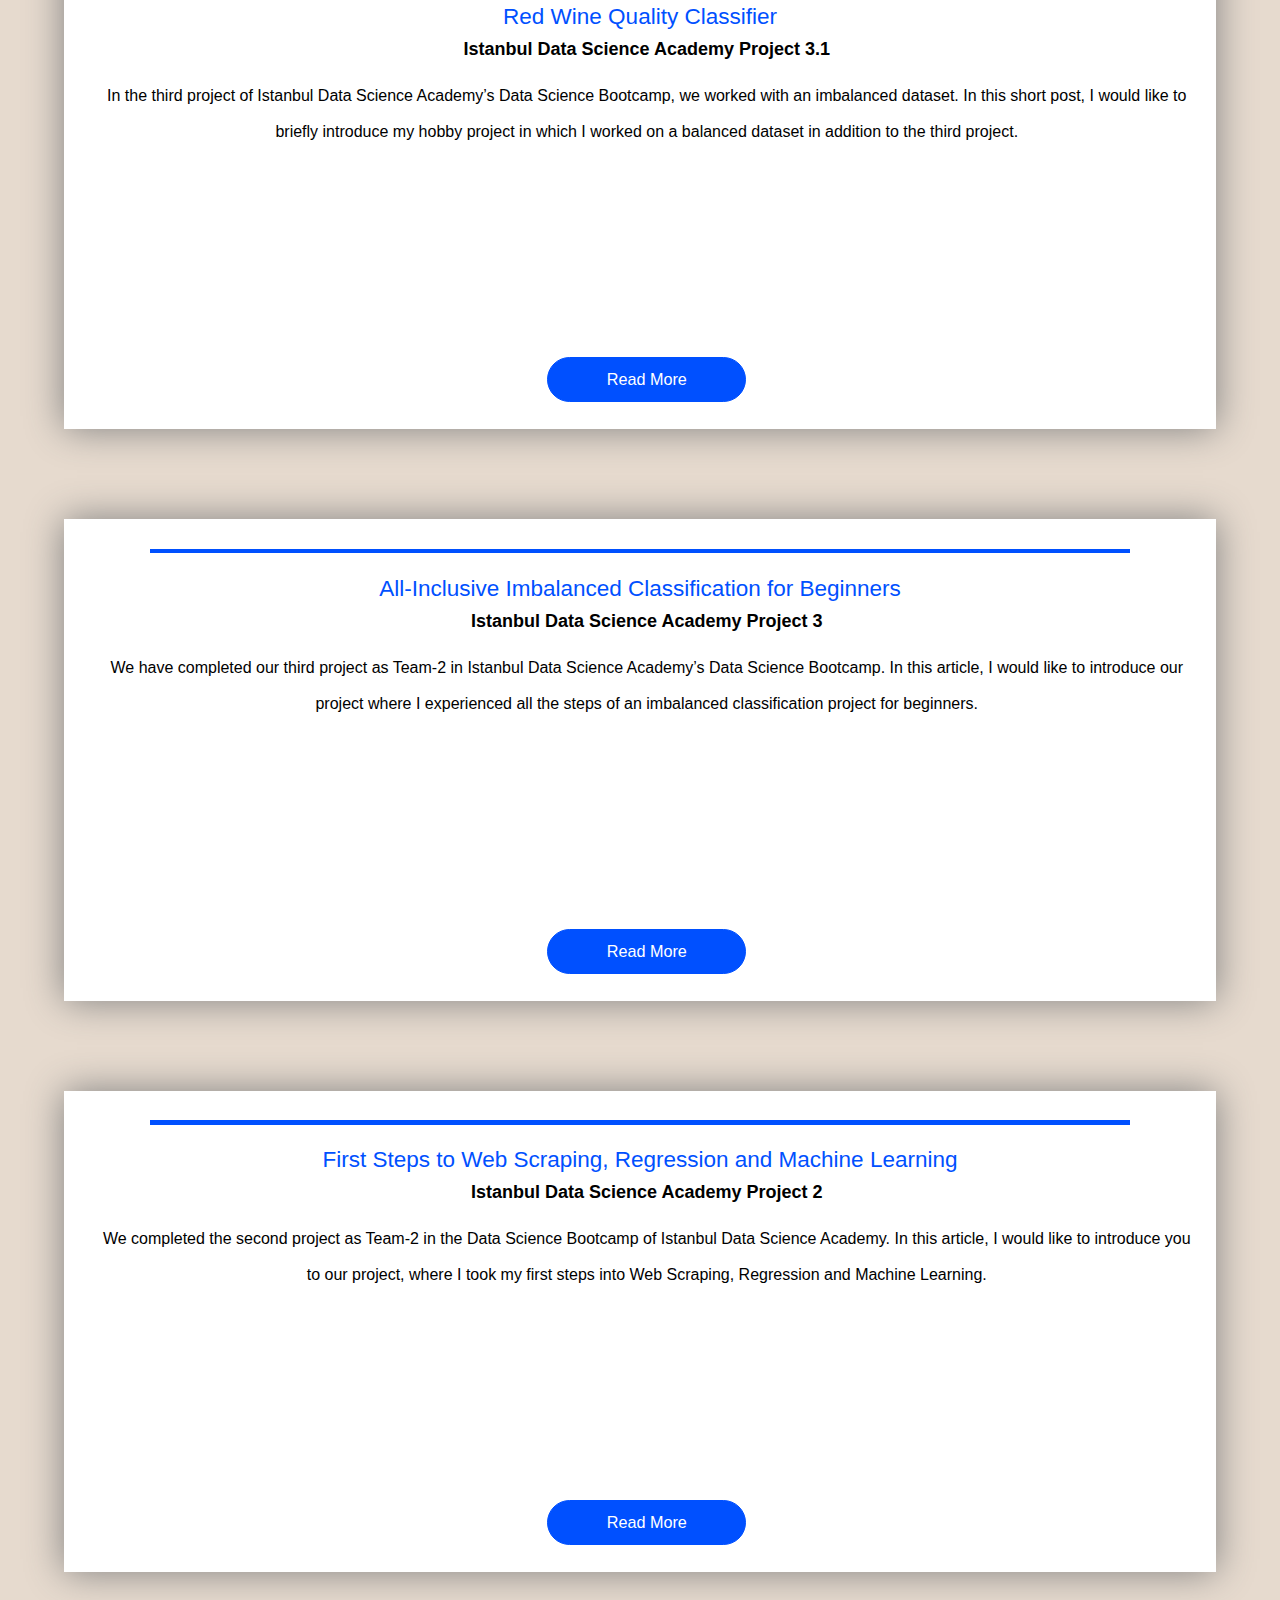
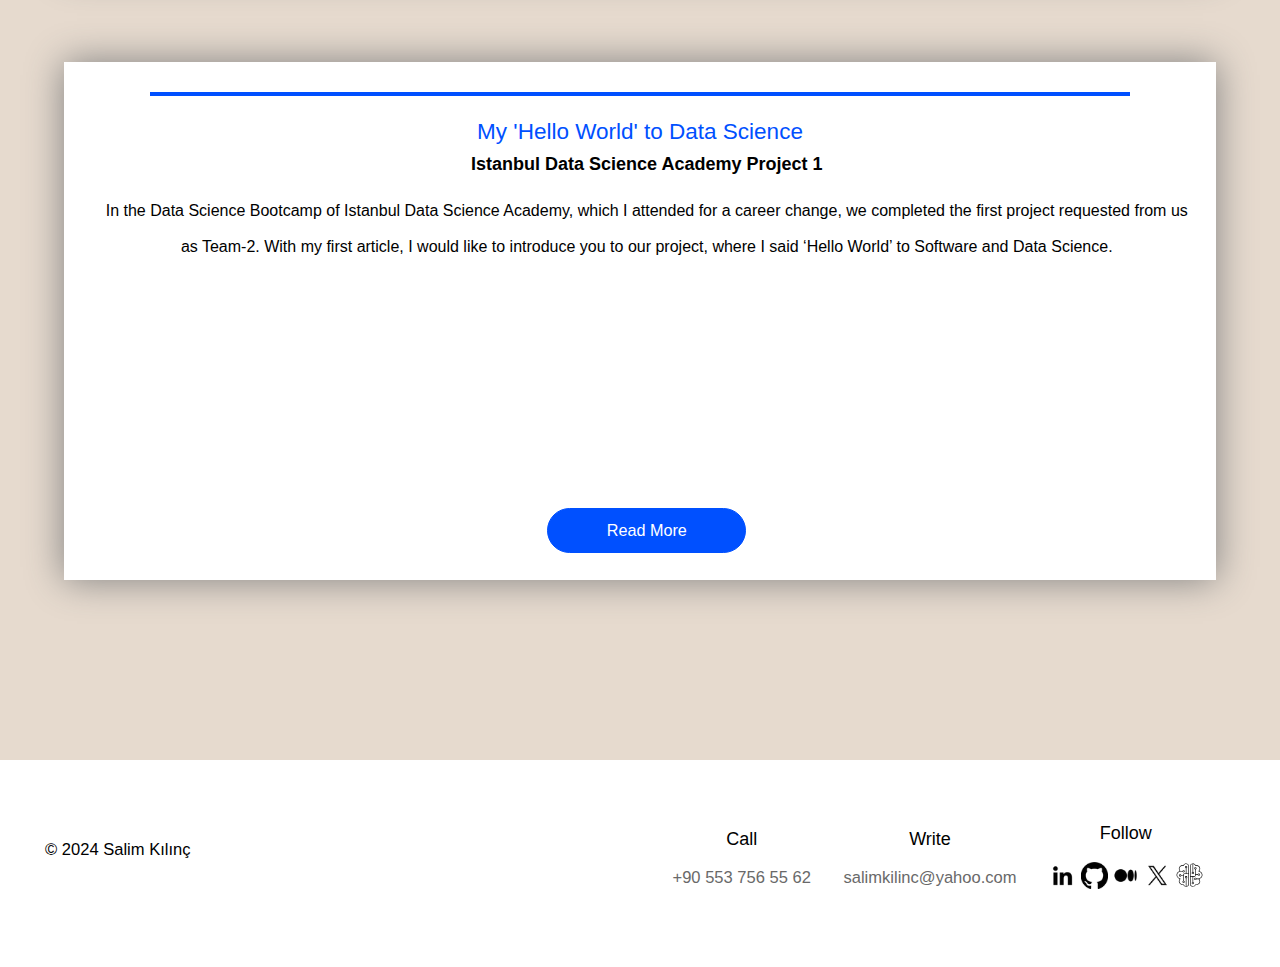
<file: public/projects.html>
<!DOCTYPE html>
<html lang="en">
<head>
    <meta charset="UTF-8">
    <meta name="viewport" content="width=device-width, initial-scale=1.0">
    <title>Document</title>
    <link rel="stylesheet" href="../style.css">
    <link href="https://fonts.cdnfonts.com/css/avenir-lt-pro" rel="stylesheet">
    <link href="https://db.onlinewebfonts.com/c/028b4cfdfab5d1049178e9b1eb42f49e?family=Poppins+SemiBold" rel="stylesheet">
    <link rel="preconnect" href="https://fonts.googleapis.com">
    <link rel="preconnect" href="https://fonts.gstatic.com" crossorigin>
    <link href="https://fonts.googleapis.com/css2?family=Playfair+Display:ital,wght@0,400..900;1,400..900&display=swap" rel="stylesheet">
    <style>
        main {
            padding: 10vh;
            padding-left: 25vw;
            padding-right: 25vw;
            display: grid;
        }

        .heading-intro {
            display: flex;
            flex-direction: column;
            align-items: center;
            text-align: center;
        }
        
        .heading {
            display: flex;
        }

        .heading > p {
            margin: 0;
            font-family: "Poppins SemiBold", sans-serif;
            font-size: 4vh;
        }

        .intro > p {
            font-size: 2.5vh;
        }

        .projects {
            display: flex;
            flex-direction: column;
            align-items: center;
            margin-top: 5vh;
            margin-bottom: 5vh;
        }

        .project-box {
            display: grid;
            grid-template-columns: 3fr 2fr;
            grid-template-rows: 1fr;
            margin-top: 5vh;
            margin-bottom: 5vh;
            box-shadow: 0 0 36px 0px grey;
        }

        .inner-box-left {
            background-color: white;
            display: flex;
            flex-direction: column;
        }

        .inner-box-left > p {
            margin-top: 0;
            margin-left: 3.5vh;
            margin-right: 2vh;
        }

        .inner-box-right {
            background-color: white;
            display: flex;
        }

        .project-header {
            display: flex;
            margin-top: 5vh;
        }

        .blue-box-tall {
            height: 7vh;
            width: 2.5vh;
            background-color: #0050ff;
            margin: 2vh;
            margin-left: 0;
            margin-top: 4vh;
        }

        .project-header p {
            margin-bottom: 0;
        }

        .project-link {
            color: #0050ff;
            font-family: "Poppins SemiBold", sans-serif;
            text-decoration: none;
            font-size: 3vh;
        }

        .project-link:hover{
            color: dimgrey;
        }

        .project-id {
            font-weight: bold;
            font-size: 2vh;
        }

        .project-explanation {
            margin-left: 3.5vh;
            margin-right: 2vh;
            height: 22vh;
        }

        .project-explanation > p {
            margin-top: 0;
            margin-bottom: 0;
        }

        .button-div {
            display: flex;
            margin-top: 1vh;
            margin-bottom: 3vh;
            margin-left: 3.5vh;
            margin-right: 2vh;
            justify-content: end;
        }    

        @media (max-width:1410px) {
            main {
                padding-left: 5vw;
                padding-right: 5vw;
            }

            .project-box {
                display: grid;
                grid-template-columns: 1fr;
            }
            
            .inner-box-right {
                display: none;
            }

            .inner-box-left{
                text-align: center;
            }

            .inner-box-left > p {
                margin-top: 1vh;
            }

            .project-header {
                display: flex;
                flex-direction: column;
                margin-top: 1%;
                margin-left: 2.5vw;
                margin-right: 2.5vw;
                align-items: center;
            }

            .project-header p {
                font-size: 2.5vh;
            }

            .blue-box-tall {
                background-color: #0050ff;
                height: 0.5vh;
                width: 90%;
                margin: 0;
                margin-top: 2vh;
            }

            .project-explanation {
                height: 30vh;
            }

            .ds05 {
                height: 18vh;
            }

            .ds01 {
                height: 34vh;
            }
            
            .button-div {
                justify-content: center;
                margin-top: 1vh;
            }
        }

    </style>
</head>
<body>
    <header>
        <div class="header-container">
            <div class="header-item" id="h-first">
                <div class="blue-box"></div>
            </div>
            <div class="header-item" id="h-second">
                <a class="external-link" href="https://www.salimkilinc.com" target="_blank"><p><span class="name">Salim Kılınç </span>/ DATA SCIENTIST</p></a>
            </div>
            <div class="header-item" id="h-third">
                <p>Good artists borrow, great artists steal.</p>
            </div>
            <div class="header-item" id="h-fourth">
                <div class="menu">
                    <a href="../index.html">ABOUT ME</a>
                    <a href="./cv.html">CV</a>
                    <a id="current-page" href="./projects.html">PROJECTS</a>
                    <a href="./contact.html">CONTACT</a>
                </div>
            </div>
        </div>
    </header>
    <main>
        <section class="heading-intro">
            <div class="heading">
                <div class="blue-box-large"></div>
                <p>Projects</p>
            </div>
            <div class="intro">
                <p>Check out the projects I completed during my Data Science Bootcamp at Istanbul Data Science Academy below. 
                    I'll be adding more as I progress in my learning journey.</p>
            </div>
        </section>
        <section class="projects">
            <div class="project-box">
                <div class="inner-box-left">
                    <div class="project-header">
                        <div class="blue-box-tall"></div>
                        <a class="project-link" href="https://www.salimkilinc.com/building-a-recommender-system" target="_blank">
                            <p>Data Science Capstone Project: Building a Recommender System</p>
                        </a>
                    </div>
                    <p class="project-id">Istanbul Data Science Academy Project 5</p>
                    <div class="project-explanation ds05">
                        <p style="line-height: 4vh;">I have successfully concluded the Data Science Bootcamp at the Istanbul Data Science Academy. 
                        In this article, I am pleased to present my capstone project.</p>
                    </div>
                    <div class="button-div">
                        <a href="https://www.salimkilinc.com/building-a-recommender-system" target="_blank"><button class="blue-button">Read More</button></a>
                    </div>
                </div>
                <div class="inner-box-right">
                    <img src="../assets/images/wine1.png" style="width: 20vw; height: initial;">
                </div>
            </div>
            <div class="project-box">
                <div class="inner-box-left">
                    <div class="project-header">
                        <div class="blue-box-tall"></div>
                        <a class="project-link" href="https://www.salimkilinc.com/power-of-natural-language-processing" target="_blank">
                            <p>Unleashing the Power of Natural Language Processing</p>
                        </a>
                    </div>
                    <p class="project-id">Istanbul Data Science Academy Project 4</p>
                    <div class="project-explanation ds04">
                        <p style="line-height: 4vh;">For our fourth projects at Istanbul Data Science Academy’s Data Science Bootcamp, each member of Team-2 has chosen to work independently. 
                        In this article, I want to present my project where I went through all the steps of a topic modeling project.</p>
                    </div>
                    <div class="button-div">
                        <a href="https://www.salimkilinc.com/power-of-natural-language-processing" target="_blank"><button class="blue-button">Read More</button></a>
                    </div>
                </div>
                <div class="inner-box-right">
                    <img src="../assets/images/restaurant.png" style="width: 20vw; height: initial;">
                </div>
            </div>
            <div class="project-box">
                <div class="inner-box-left">
                    <div class="project-header">
                        <div class="blue-box-tall"></div>
                        <a class="project-link" href="https://www.salimkilinc.com/red-wine-quality-classifier" target="_blank">
                            <p>Red Wine Quality Classifier</p>
                        </a>
                    </div>
                    <p class="project-id">Istanbul Data Science Academy Project 3.1</p>
                    <div class="project-explanation ds03-1">
                        <p style="line-height: 4vh;">In the third project of Istanbul Data Science Academy’s Data Science Bootcamp, we worked with an imbalanced dataset. 
                            In this short post, I would like to briefly introduce my hobby project in which I worked on a balanced dataset in addition to the third project.</p>
                    </div>
                    <div class="button-div">
                        <a href="https://www.salimkilinc.com/red-wine-quality-classifier" target="_blank"><button class="blue-button">Read More</button></a>
                    </div>
                </div>
                <div class="inner-box-right">
                    <img src="../assets/images/wine2.png" style="width: 20vw; height: initial;">
                </div>
            </div>
            <div class="project-box">
                <div class="inner-box-left">
                    <div class="project-header">
                        <div class="blue-box-tall"></div>
                        <a class="project-link" href="https://www.salimkilinc.com/all-inclusive-imbalanced-classification" target="_blank">
                            <p>All-Inclusive Imbalanced Classification for Beginners</p>
                        </a>
                    </div>
                    <p class="project-id">Istanbul Data Science Academy Project 3</p>
                    <div class="project-explanation ds03">
                        <p style="line-height: 4vh;">We have completed our third project as Team-2 in Istanbul Data Science Academy’s Data Science Bootcamp. 
                            In this article, I would like to introduce our project where I experienced all the steps of an imbalanced classification project for beginners.</p>
                    </div>
                    <div class="button-div">
                        <a href="https://www.salimkilinc.com/all-inclusive-imbalanced-classification" target="_blank"><button class="blue-button">Read More</button></a>
                    </div>
                </div>
                <div class="inner-box-right">
                    <img src="../assets/images/citibike.png" style="width: 20vw; height: initial;">
                </div>
            </div>
            <div class="project-box">
                <div class="inner-box-left">
                    <div class="project-header">
                        <div class="blue-box-tall"></div>
                        <a class="project-link" href="https://www.salimkilinc.com/web-scraping-and-machine-learning" target="_blank">
                            <p>First Steps to Web Scraping, Regression and Machine Learning</p>
                        </a>
                    </div>
                    <p class="project-id">Istanbul Data Science Academy Project 2</p>
                    <div class="project-explanation ds02">
                        <p style="line-height: 4vh;">We completed the second project as Team-2 in the Data Science Bootcamp of Istanbul Data Science Academy. 
                            In this article, I would like to introduce you to our project, where I took my first steps into Web Scraping, Regression and Machine Learning.</p>
                    </div>
                    <div class="button-div">
                        <a href="https://www.salimkilinc.com/web-scraping-and-machine-learning" target="_blank"><button class="blue-button">Read More</button></a>
                    </div>
                </div>
                <div class="inner-box-right">
                    <img src="../assets/images/car.png" style="width: 20vw; height: initial;">
                </div>
            </div>
            <div class="project-box">
                <div class="inner-box-left">
                    <div class="project-header">
                        <div class="blue-box-tall"></div>
                        <a class="project-link" href="https://www.salimkilinc.com/my-hello-world-to-data-science" target="_blank">
                            <p>My 'Hello World' to Data Science</p>
                        </a>
                    </div>
                    <p class="project-id">Istanbul Data Science Academy Project 1</p>
                    <div class="project-explanation ds01">
                        <p style="line-height: 4vh;">In the Data Science Bootcamp of Istanbul Data Science Academy, which I attended for a career change, we completed the first project requested from us as Team-2. 
                            With my first article, I would like to introduce you to our project, where I said ‘Hello World’ to Software and Data Science.</p>
                    </div>
                    <div class="button-div">
                        <a href="https://www.salimkilinc.com/my-hello-world-to-data-science" target="_blank"><button class="blue-button">Read More</button></a>
                    </div>
                </div>
                <div class="inner-box-right">
                    <img src="../assets/images/train.png" style="width: 20vw; height: initial;">
                </div>
            </div>
        </section>
    </main>
    <footer>
        <div class="footer-container">
            <div class="footer-item" id="f-first">
                <p class="copyright">© 2024 Salim Kılınç</p>
            </div>
            <div class="footer-item" id="f-second">
                <div class="call-div">
                    <p class="cwf">Call</p>
                    <a class="external-link" href="tel:+90-553-7565562">+90 553 756 55 62</a>
                </div>
                <div class="write-div">
                    <p class="cwf">Write</p>
                    <a class="external-link" href="mailto:salimkilinc@yahoo.com">salimkilinc@yahoo.com</a>
                </div>
                <div class="follow-div">
                    <p class="cwf">Follow</p>
                    <a class="external-link" href="https://www.linkedin.com/in/salimkilinc/" target="_blank"><img class="follow-icon" src="../assets/icons/linkedin-icon.png" alt="LinkedIn Icon"></a>
                    <a class="external-link" href="https://github.com/salimkilinc" target="_blank"><img class="follow-icon" src="../assets/icons/github-icon.png" alt="GitHub Icon"></a>
                    <a class="external-link" href="https://medium.com/@salimkilinc" target="_blank"><img class="follow-icon" src="../assets/icons/medium-icon-png.webp" alt="Medium Icon"></a>
                    <a class="external-link" href="https://twitter.com/salimkilinc" target="_blank"><img class="follow-icon" src="../assets/icons/x-icon.png" alt="X Icon"></a>
                    <a class="external-link" href="https://www.salimkilinc.com" target="_blank"><img class="follow-icon" src="../assets/icons/salimkilinc-icon.svg" alt="salimkilinc.com Icon"></a>
                </div>
            </div>
        </div>
    </footer>
</body>
</html>
</file>
<file: style.css>
body {
    margin: 0;
    font-family: 'Avenir LT Pro', sans-serif;
    font-weight: lighter;
}

header {
    height: auto;
    min-height: 20vh;
}

.external-link {
    color: dimgrey;
    text-decoration: none;
}

.external-link:hover{
    color: black;
}

.blue-button {
    height: 5vh;
    width: fit-content;
    padding-left: 6.5vh;
    padding-right: 6.5vh;
    color: white;
    font-family: 'Avenir LT Pro', sans-serif;
    font-size: 1.8vh;
    font-weight: bolder;
    background-color: #0050ff;
    border-color: #0050ff;
    border-style: solid;
    border-radius: 24px;
    border-width: 0.2vh;
}

.blue-button:hover {
    border-width: 0.3vh;
    color: black;
    background-color: transparent;
}

.white-button {
    height: 5vh;
    width: fit-content;
    padding-left: 3vh;
    padding-right: 3vh;
    color: black;
    font-family: 'Avenir LT Pro', sans-serif;
    font-size: 1.8vh;
    font-weight: bolder;
    background-color: white;
    border-color: black;
    border-style: solid;
    border-radius: 24px;
    border-width: 0.2vh;
}

.white-button:hover {
    color: white;
    background-color: #0050ff;
    border-color: #0050ff;
}

.header-container {
    height: 100%;
    min-height: 20vh;
    margin-left: 5vh;
    margin-right: 5vh;
    display: grid;
    grid-template-rows: auto auto;
    grid-template-columns: 3.5vh auto auto;
}

.header-item > p {
    margin: 0;
    font-size: 2.21vh;
}

#h-first {
    display: flex;
    align-items: end;
}

      
.blue-box {
    background-color: #0050ff;
    height: 2.21vh;
    width: 2.21vh;
    margin-bottom: 2vh;
}

.blue-box-large {
    height: 2.5vh;
    width: 2.5vh;
    background-color: #0050ff;
    margin-bottom: 2vh;
    margin-top: 1.7vh;
    margin-right: 1vh;
}

#h-second {
    display: flex;
    align-items: end;
}

#h-second p {
    margin: 0;
}

.name {
    color: black;
    font-family: "Poppins SemiBold", sans-serif;
    font-size: 4vh;
}

#h-third {
    color: dimgray;
    font-family: "Playfair Display", serif;
    font-size: 2.21vh;
    font-style: italic;
    letter-spacing: 0.08em;
    grid-row-start: 2;
    grid-column-start: 2;
}

#h-fourth {
    display: flex;
    justify-content: space-evenly;
    align-items: center;
    grid-area: 1 / 3 / 3 / 4;
}

.menu {
    margin: 0;
    display: flex;
    flex-wrap: wrap;
    gap: 3vh;
}

.menu a {
    color: black;
    text-decoration: none;
    font-size: 1.93vh;
}

.menu a:hover {
    color: #116dff;
}

#current-page {
    color: #116dff;
}

main {
    background-color: #e6dace;
    min-height: auto;
}

footer {
    height: auto;
    padding-bottom: 3vh;
}

.footer-container {
    font-size: 1.84vh;
    height: 100%;
    min-height: 20vh;
    margin-left: 5vh;
    margin-right: 5vh;
    display: grid;
    grid-template-rows: auto;
    grid-template-columns: 1fr 1fr;
}

#f-first {
    display: flex;
    align-items: center;
}

#f-second {
    grid-column-start: 2;
    display: flex;
    flex-wrap: wrap;
    justify-content: space-evenly;
    align-items: center;
}

p[class="cwf"] {
    font-size: 2vh;
    font-weight: bolder;
}

.call-div, .write-div, .follow-div {
    text-align: center;
}

.follow-icon {
    height: 3vh;
}

@media (max-width:800px) {
    .header-container {
        display: flex;
        flex-direction: column;
        justify-content: space-around;
    }

    #h-first {
        justify-content: center;
    }
    
    .blue-box {
        height: 0.5vh;
        width: 100vw;
        margin-bottom: 0;
    }
    
    #h-second {
        justify-content: center;
    }

    .name {
        font-size: 3.3vh;
    }

    #h-third {
        display: flex;
        justify-content: center;
        margin-bottom: 2vh;
    }

    #h-third > p {
        letter-spacing: normal;
        font-size: 4.5vw;
    }

    #h-fourth {
        display: flex;
        margin-bottom: 2vh;
    }

    .menu {
        gap: 5.5vw;
    }

    .menu > a {
        font-size: 3.5vw;
    }

    footer {
        background-color: aliceblue;
    }
}
</file>
